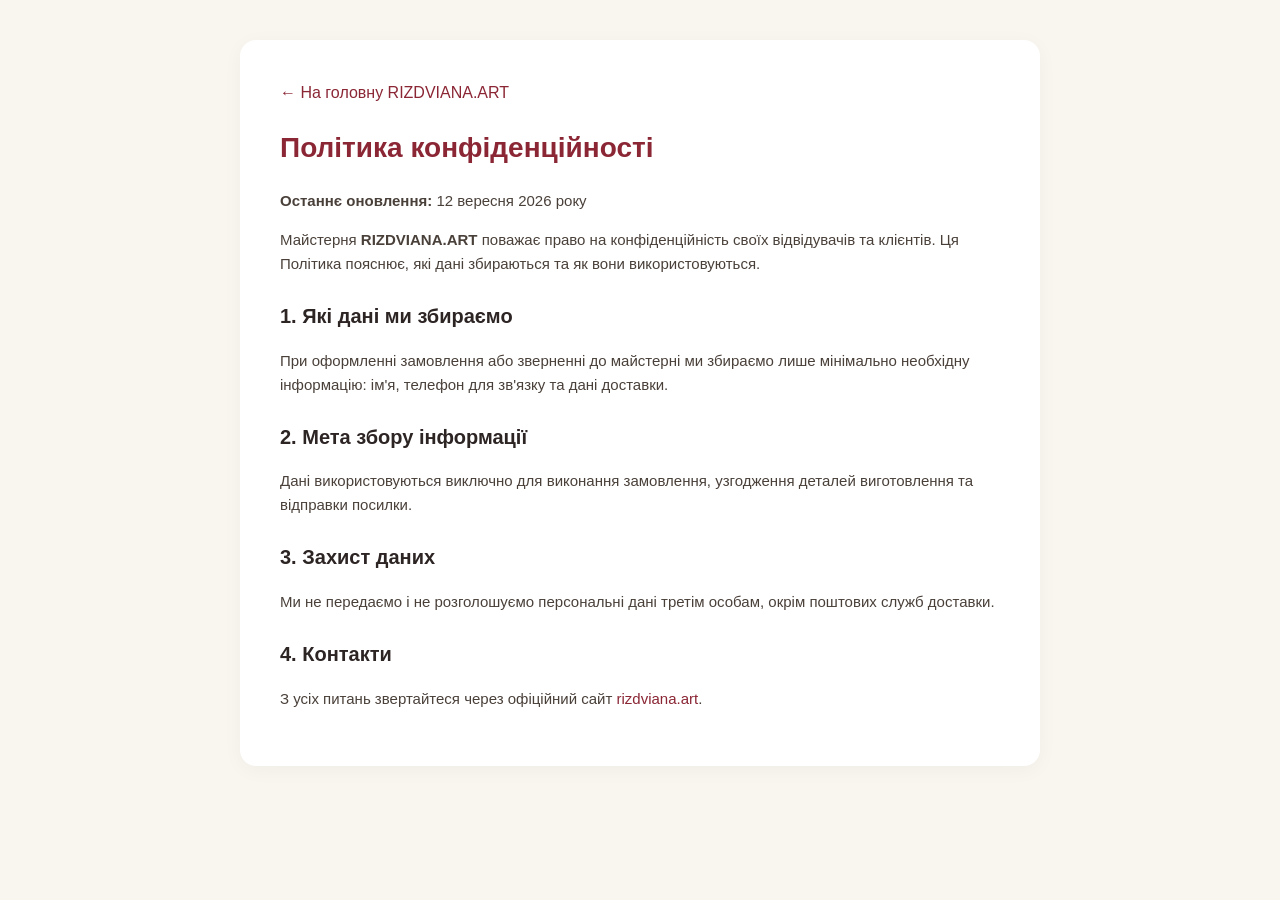
<file: privacy.html>
﻿<!DOCTYPE html>
<html lang="uk" class="bg-linen">
<head>
  <meta charset="UTF-8" />
  <meta name="viewport" content="width=device-width, initial-scale=1.0" />
  <title>Політика конфіденційності — RIZDVIANA.ART</title>
  <link rel="icon" type="image/svg+xml" href="favicon.svg" />
  <style>
    body { font-family: -apple-system, BlinkMacSystemFont, "Segoe UI", Roboto, sans-serif; line-height: 1.6; color: #2D2424; background-color: #F9F6F0; margin: 0; padding: 40px 20px; }
    .container { max-width: 720px; margin: 0 auto; background: #FFFFFF; padding: 40px; border-radius: 16px; box-shadow: 0 4px 20px rgba(0,0,0,0.04); }
    h1 { color: #8B2635; margin-top: 0; font-size: 28px; }
    h2 { color: #2D2424; margin-top: 24px; font-size: 20px; }
    p, li { font-size: 15px; color: #4A403A; }
    a { color: #8B2635; text-decoration: none; font-weight: 500; }
    a:hover { text-decoration: underline; }
    .back-link { display: inline-block; margin-bottom: 20px; }
  </style>
</head>
<body>
  <div class="container">
    <a href="/" class="back-link">← На головну RIZDVIANA.ART</a>
    <h1>Політика конфіденційності</h1>
    <p><strong>Останнє оновлення:</strong> 12 вересня 2026 року</p>
    <p>Майстерня <strong>RIZDVIANA.ART</strong> поважає право на конфіденційність своїх відвідувачів та клієнтів. Ця Політика пояснює, які дані збираються та як вони використовуються.</p>
    <h2>1. Які дані ми збираємо</h2>
    <p>При оформленні замовлення або зверненні до майстерні ми збираємо лише мінімально необхідну інформацію: ім'я, телефон для зв'язку та дані доставки.</p>
    <h2>2. Мета збору інформації</h2>
    <p>Дані використовуються виключно для виконання замовлення, узгодження деталей виготовлення та відправки посилки.</p>
    <h2>3. Захист даних</h2>
    <p>Ми не передаємо і не розголошуємо персональні дані третім особам, окрім поштових служб доставки.</p>
    <h2>4. Контакти</h2>
    <p>З усіх питань звертайтеся через офіційний сайт <a href="https://rizdviana.art">rizdviana.art</a>.</p>
  </div>
</body>
</html>
</file>
